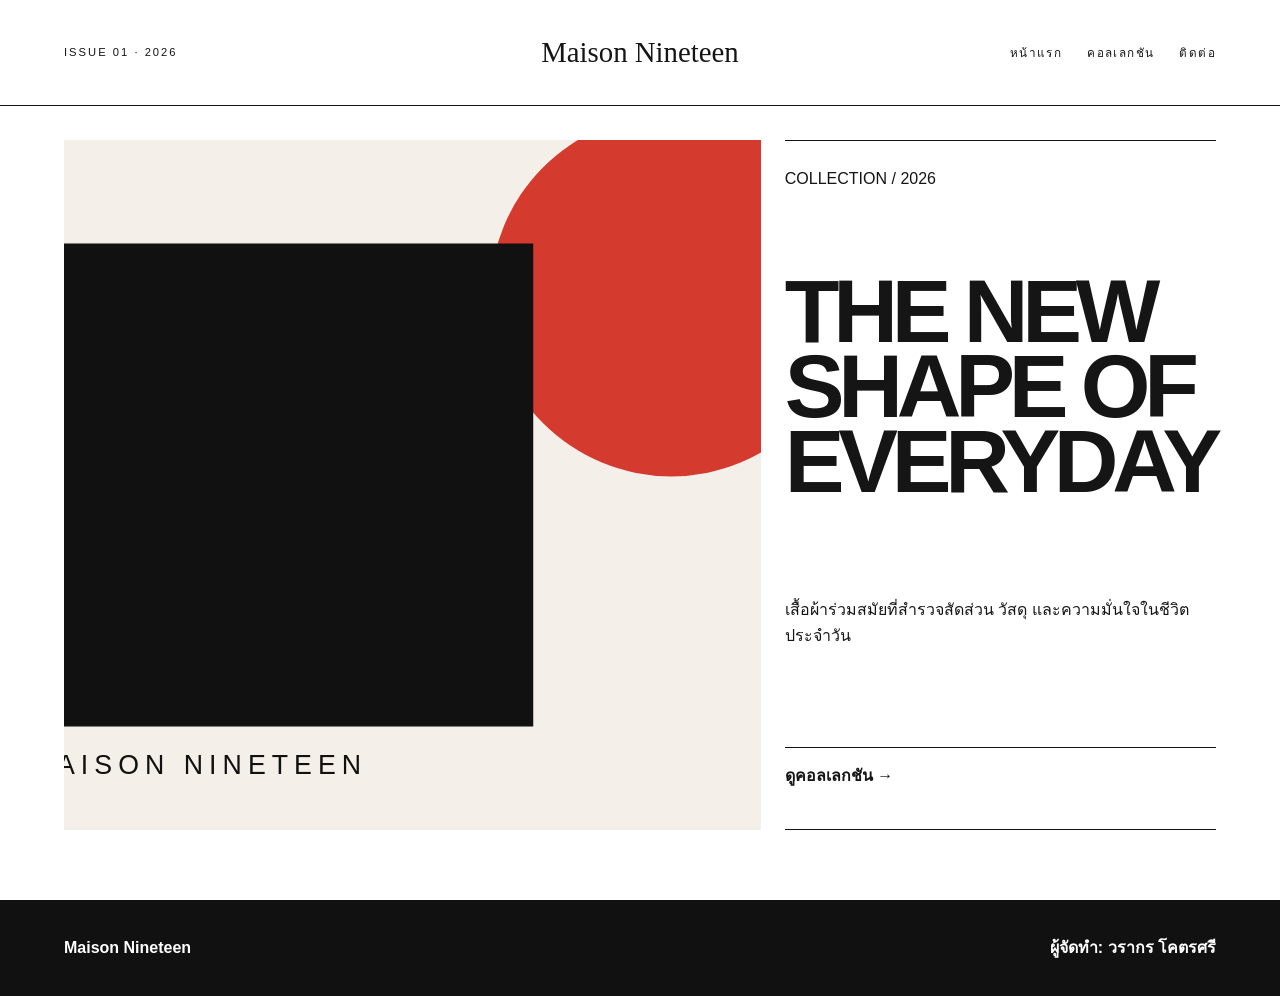
<file: index.html>
<!doctype html><html lang="th"><head><meta charset="utf-8"><meta name="viewport" content="width=device-width,initial-scale=1"><title>หน้าแรก | Form Daily</title><link rel="stylesheet" href="assets/style.css"></head><body class="magazine"><header class="header"><nav class="nav container"><span class="issue">ISSUE 01 · 2026</span><a class="brand" href="index.html">Maison Nineteen</a><div class="links"><a href="index.html">หน้าแรก</a><a href="collection.html">คอลเลกชัน</a><a href="contact.html">ติดต่อ</a></div></nav></header><main class="hero"><div class="container hero-grid"><img src="images/fashion-hero.svg" alt="แบรนด์แฟชั่น"><div class="hero-copy"><span>COLLECTION / 2026</span><h1>THE NEW SHAPE OF EVERYDAY</h1><p>เสื้อผ้าร่วมสมัยที่สำรวจสัดส่วน วัสดุ และความมั่นใจในชีวิตประจำวัน</p><a class="button" href="collection.html">ดูคอลเลกชัน →</a></div></div></main><footer class="footer"><div class="container footer-row"><strong>Maison Nineteen</strong><span class="footer-student">ผู้จัดทำ: วรากร โคตรศรี</span></div></footer></body></html>
</file>
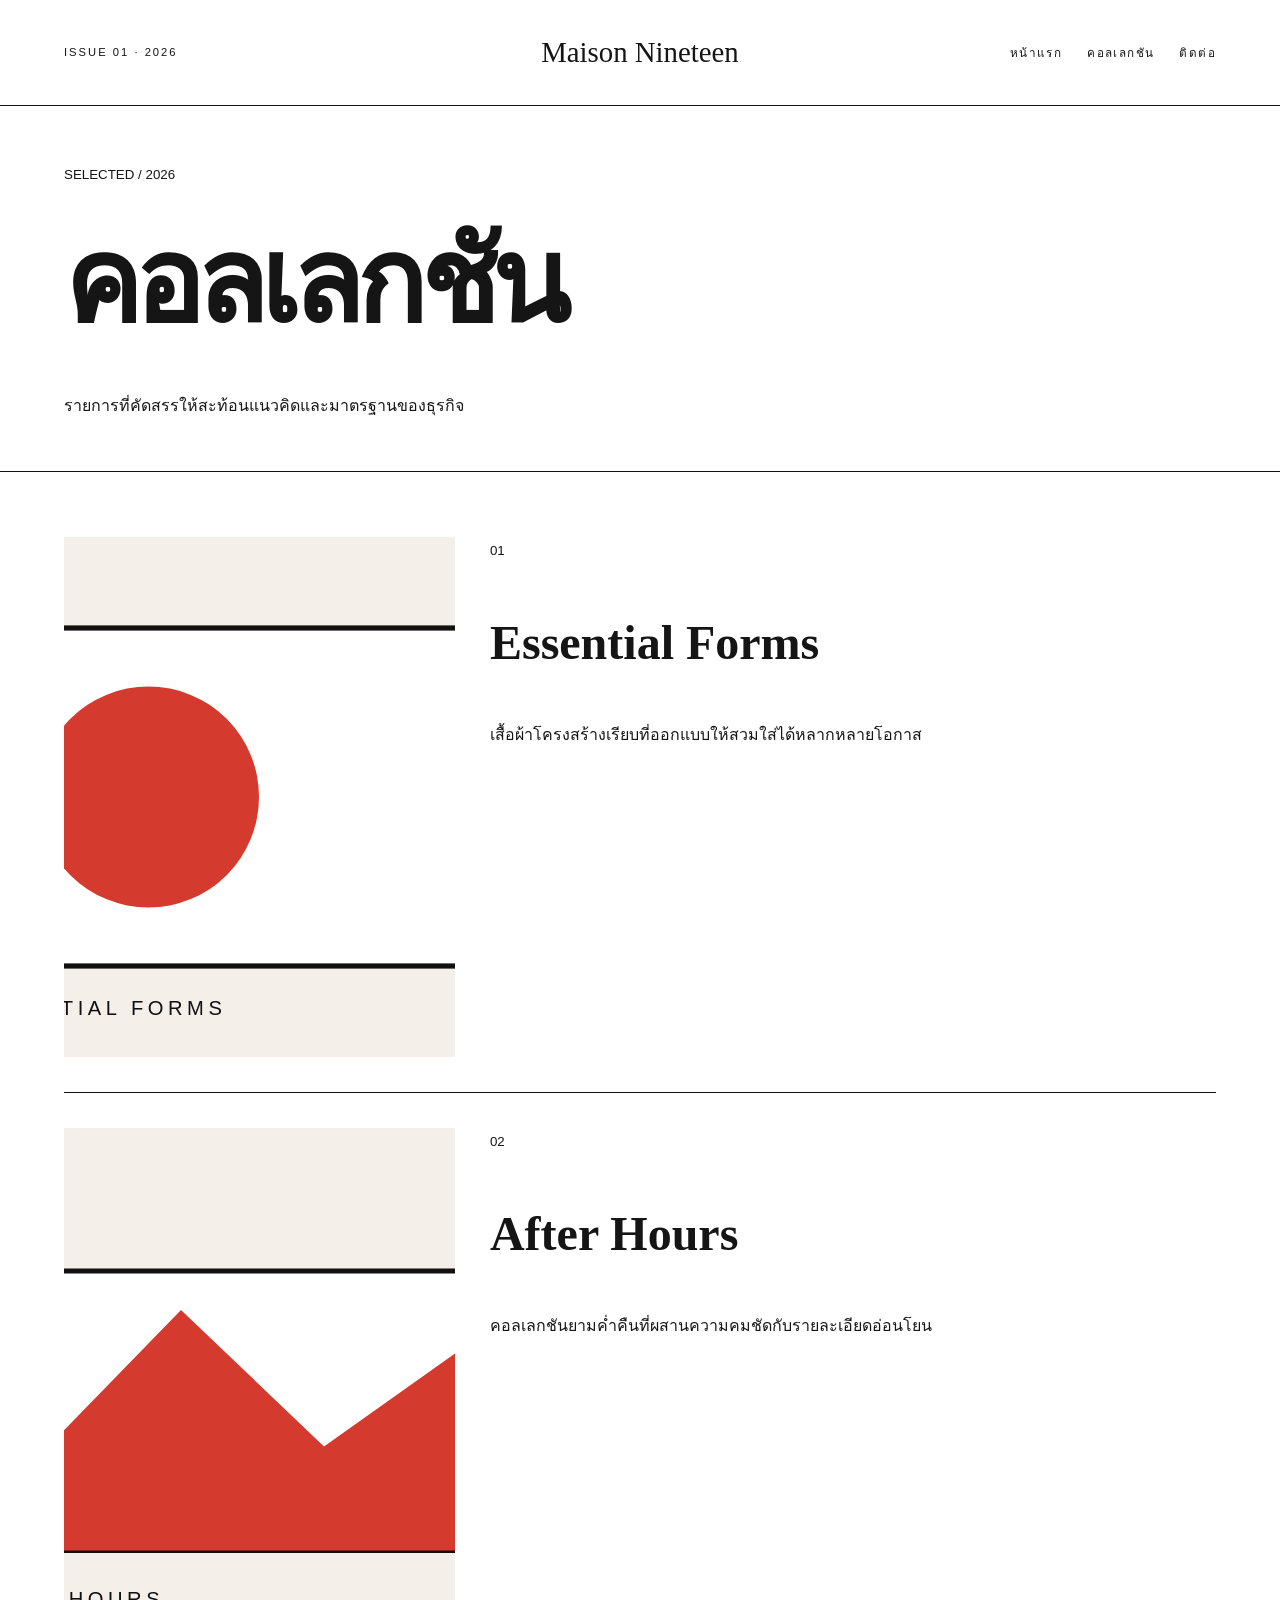
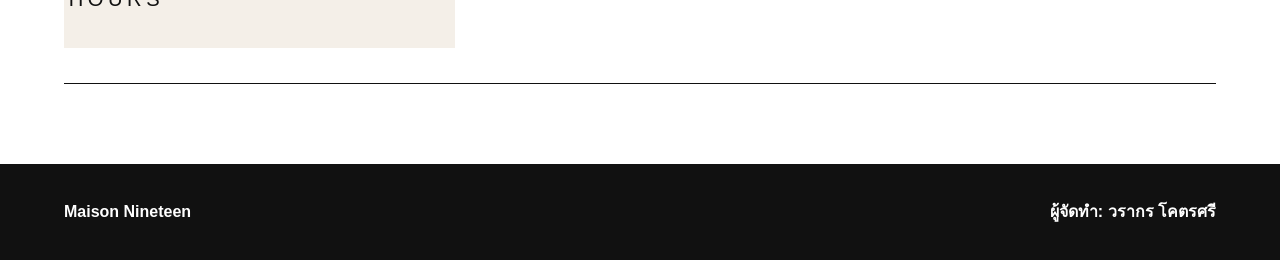
<file: collection.html>
<!doctype html><html lang="th"><head><meta charset="utf-8"><meta name="viewport" content="width=device-width,initial-scale=1"><title>คอลเลกชัน | Form Daily</title><link rel="stylesheet" href="assets/style.css"></head><body class="magazine"><header class="header"><nav class="nav container"><span class="issue">ISSUE 01 · 2026</span><a class="brand" href="index.html">Maison Nineteen</a><div class="links"><a href="index.html">หน้าแรก</a><a href="collection.html">คอลเลกชัน</a><a href="contact.html">ติดต่อ</a></div></nav></header><main><section class="page-head"><div class="container"><small>SELECTED / 2026</small><h1>คอลเลกชัน</h1><p>รายการที่คัดสรรให้สะท้อนแนวคิดและมาตรฐานของธุรกิจ</p></div></section><section class="listing"><div class="container"><article class="entry"><img src="images/essential-new.svg" alt="Essential Forms"><div><small>01</small><h2>Essential Forms</h2><p>เสื้อผ้าโครงสร้างเรียบที่ออกแบบให้สวมใส่ได้หลากหลายโอกาส</p></div></article><article class="entry"><img src="images/afterhours-new.svg" alt="After Hours"><div><small>02</small><h2>After Hours</h2><p>คอลเลกชันยามค่ำคืนที่ผสานความคมชัดกับรายละเอียดอ่อนโยน</p></div></article></div></section></main><footer class="footer"><div class="container footer-row"><strong>Maison Nineteen</strong><span class="footer-student">ผู้จัดทำ: วรากร โคตรศรี</span></div></footer></body></html>
</file>
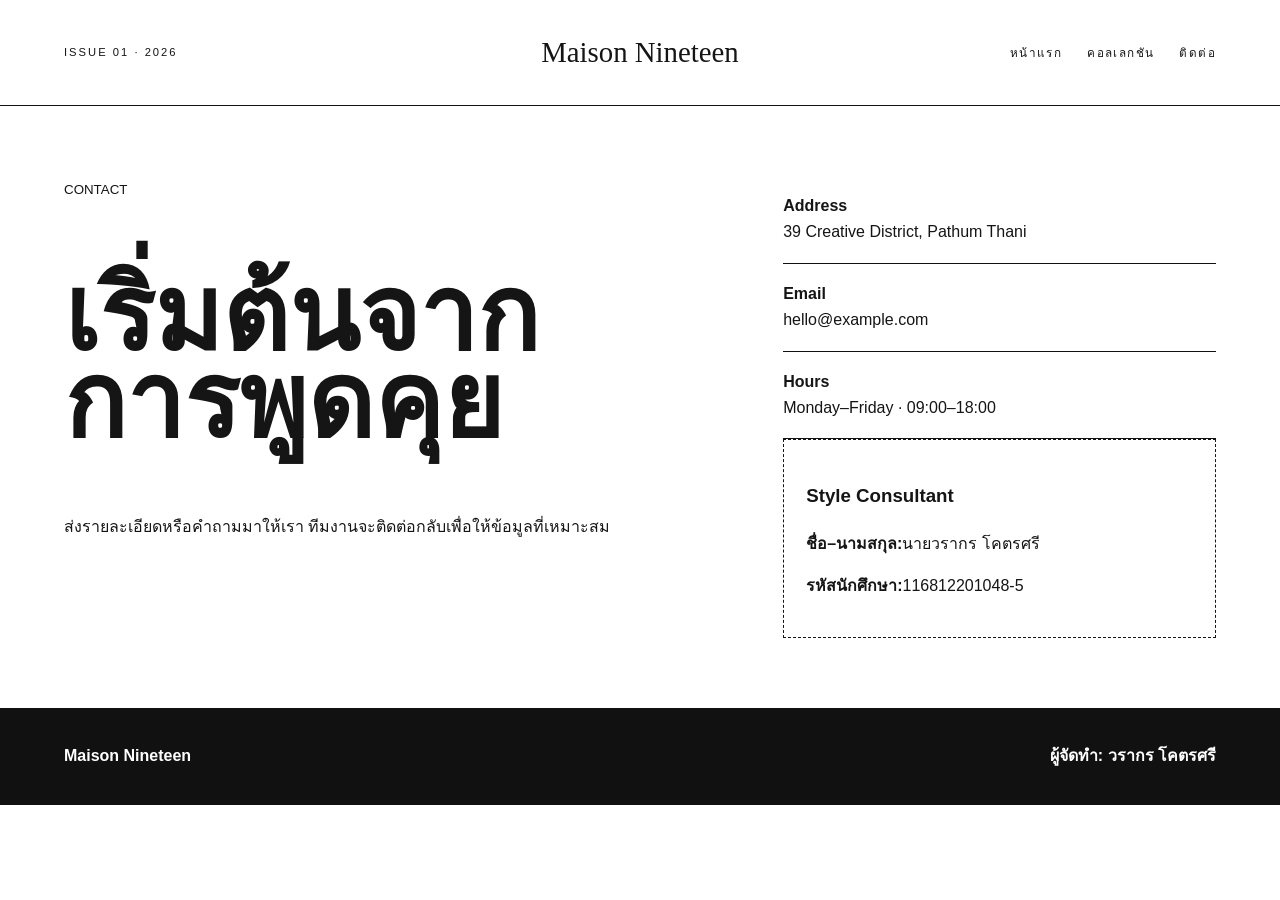
<file: contact.html>
<!doctype html><html lang="th"><head><meta charset="utf-8"><meta name="viewport" content="width=device-width,initial-scale=1"><title>ติดต่อ | Form Daily</title><link rel="stylesheet" href="assets/style.css"></head><body class="magazine"><header class="header"><nav class="nav container"><span class="issue">ISSUE 01 · 2026</span><a class="brand" href="index.html">Maison Nineteen</a><div class="links"><a href="index.html">หน้าแรก</a><a href="collection.html">คอลเลกชัน</a><a href="contact.html">ติดต่อ</a></div></nav></header><main class="contact"><div class="container contact-grid"><div class="contact-lead"><small>CONTACT</small><h1>เริ่มต้นจากการพูดคุย</h1><p>ส่งรายละเอียดหรือคำถามมาให้เรา ทีมงานจะติดต่อกลับเพื่อให้ข้อมูลที่เหมาะสม</p></div><div class="contact-info"><div class="detail"><strong>Address</strong><br>39 Creative District, Pathum Thani</div><div class="detail"><strong>Email</strong><br>hello@example.com</div><div class="detail"><strong>Hours</strong><br>Monday–Friday · 09:00–18:00</div><div class="student"><h3>Style Consultant</h3><p><strong>ชื่อ–นามสกุล:</strong>นายวรากร โคตรศรี</p><p><strong>รหัสนักศึกษา:</strong>116812201048-5</p></div></div></div></main><footer class="footer"><div class="container footer-row"><strong>Maison Nineteen</strong><span class="footer-student">ผู้จัดทำ: วรากร โคตรศรี</span></div></footer></body></html>
</file>
<file: assets/style.css>
*{box-sizing:border-box}html{scroll-behavior:smooth}body{margin:0;font-family:Arial,"Noto Sans Thai",sans-serif;color:#172033;background:#fff;line-height:1.65}a{color:inherit}.container{width:min(1160px,90%);margin:auto}img{display:block;max-width:100%;object-fit:cover}.student{padding:22px;border:1px dashed currentColor}.footer-student{font-weight:700}body{color:#151515}.header{border-bottom:1px solid #111}.nav{height:105px;display:grid;grid-template-columns:1fr auto 1fr;align-items:center}.brand{font-family:Georgia,serif;font-size:1.8rem;text-decoration:none;text-align:center}.issue{font-size:.7rem;letter-spacing:.18em}.links{display:flex;gap:25px;justify-content:flex-end}.links a{text-decoration:none;font-size:.73rem;letter-spacing:.12em;text-transform:uppercase}.hero{padding:34px 0 70px}.hero-grid{display:grid;grid-template-columns:1.35fr .65fr;gap:24px}.hero img{width:100%;height:690px}.hero-copy{display:flex;flex-direction:column;justify-content:space-between;border-block:1px solid #111;padding:25px 0}.hero h1{font-family:Arial,sans-serif;font-size:clamp(3.3rem,7vw,7.2rem);line-height:.84;letter-spacing:-.07em;margin:0}.button{display:block;padding:15px 0;border-top:1px solid #111;text-decoration:none;font-weight:800}.page-head{padding:55px 0 35px;border-bottom:1px solid #111}.page-head h1{font-size:clamp(4rem,9vw,8rem);letter-spacing:-.06em;margin:0}.listing{padding:30px 0 80px}.entry{display:grid;grid-template-columns:.7fr 1.3fr;gap:35px;padding:35px 0;border-bottom:1px solid #111}.entry img{width:100%;height:520px}.entry h2{font-family:Georgia,serif;font-size:3rem}.contact{padding:70px 0}.contact-grid{display:grid;grid-template-columns:1.2fr .8fr;gap:70px}.contact h1{font-size:clamp(4rem,8vw,7rem);line-height:.85}.detail{padding:17px 0;border-bottom:1px solid #111}.footer{padding:35px 0;background:#111;color:#fff}.footer-row{display:flex;justify-content:space-between}@media(max-width:800px){body{padding-left:0}.nav{height:auto;min-height:80px;display:flex;align-items:flex-start;flex-direction:column;padding:18px 0}.links{width:100%;flex-direction:row;justify-content:space-between;gap:8px}.hero-grid,.hero,.bento,.entry,.entry:nth-child(even),.contact-grid{grid-template-columns:1fr}.hero{min-height:auto}.hero-bg{height:680px;position:relative}.fullscreen .hero{margin-top:0}.hero-media,.hero img,.entry img{height:400px}.hero-copy{order:2;padding:45px 5vw}.entry:nth-child(even) img{order:0}.side{position:static;width:100%;height:auto;gap:25px}.side .links{display:flex}.mobile-footer{display:block;padding:25px;background:#15222a;color:#fff}.magazine .nav{display:flex}.bento{grid-template-rows:auto}.hero-copy{grid-row:auto}.footer-row{flex-direction:column;gap:15px}}
</file>
